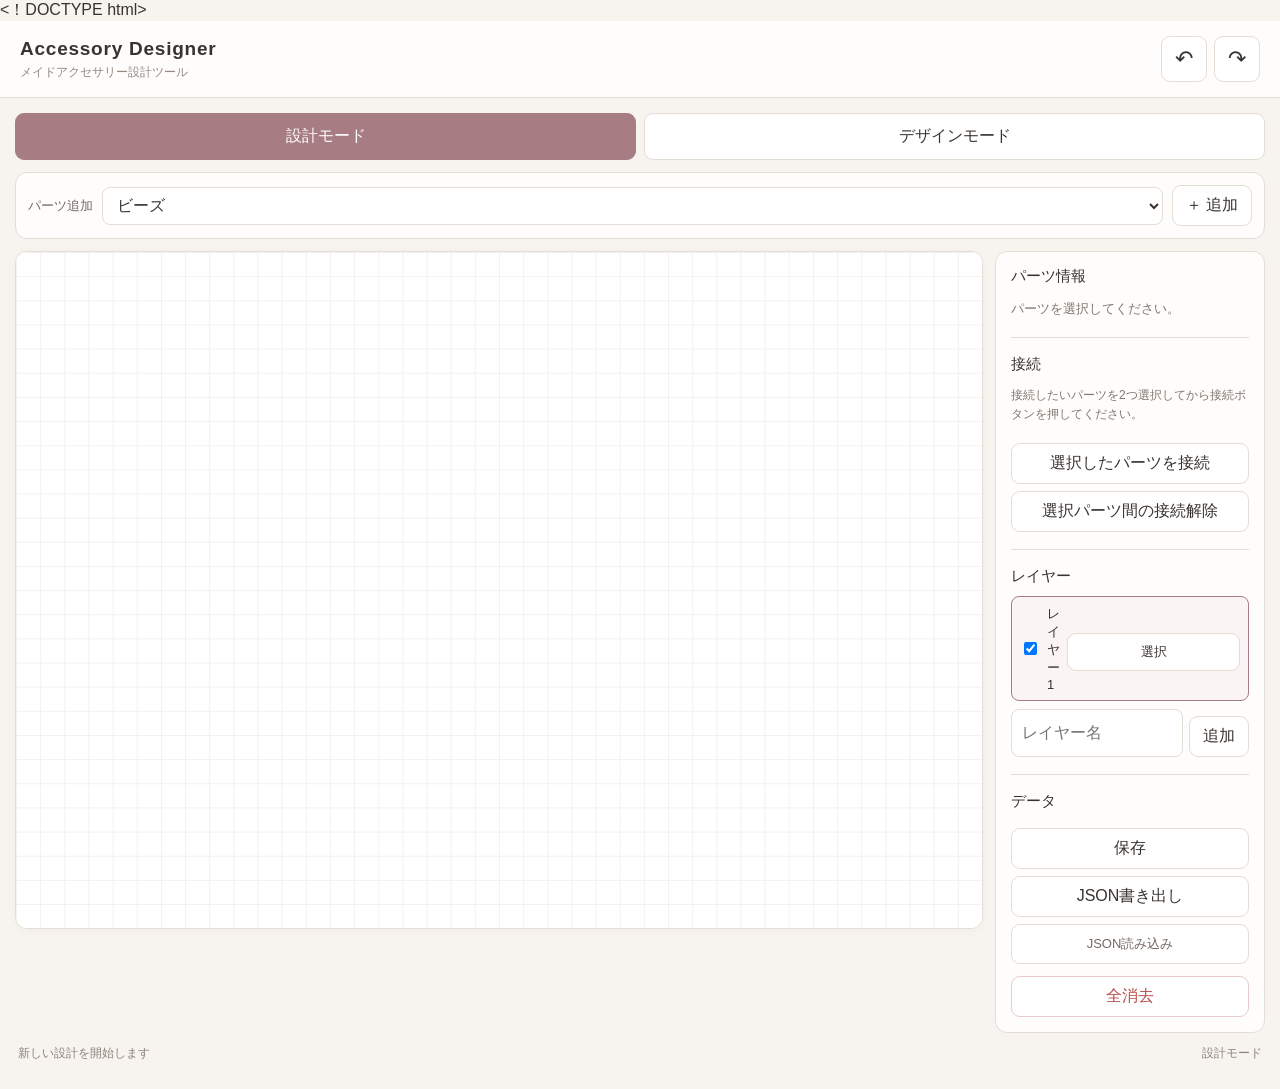
<file: index.html>
<！DOCTYPE html>

<html lang="ja">

<head>

  <meta charset="UTF-8">

  <meta name="viewport" content="width=device-width, initial-scale=1.0, viewport-fit=cover">

  <meta name="theme-color" content="#f7f4f0">

  <title>メイドアクセサリー設計</title>

  <link rel="stylesheet" href="src/styles.css">

</head>

<body>

  <header class="app-header">

    <div>

      <h1>Accessory Designer</h1>

      <p>メイドアクセサリー設計ツール</p>

    </div>

    <div class="header-actions">

      <button id="undoBtn" type="button" title="元に戻す">↶</button>

      <button id="redoBtn" type="button" title="やり直す">↷</button>

    </div>

  </header>

  <main>

    <nav class="mode-switch">

      <button id="designModeBtn" class="active" type="button">設計モード</button>

      <button id="freeModeBtn" type="button">デザインモード</button>

    </nav>

    <section class="toolbar">

      <div class="toolbar-group">

        <label for="partType">パーツ追加</label>

        <select id="partType">

          <option value="bead">ビーズ</option>

          <option value="pearl">パール</option>

          <option value="jumpRing">丸カン</option>

          <option value="pin">丸ピン</option>

          <option value="tPin">Tピン</option>

          <option value="ninePin">9ピン</option>

          <option value="chain">チェーン</option>

          <option value="charm">チャーム</option>

          <option value="other">その他金具</option>

        </select>

        <button id="addPartBtn" type="button">＋ 追加</button>

      </div>

    </section>

    <section class="workspace">

      <div class="canvas-wrap">

        <svg id="canvas"

             viewBox="0 0 1000 700"

             xmlns="http://www.w3.org/2000/svg"

             aria-label="アクセサリー設計キャンバス">

          <defs>

            <pattern id="gridPattern" width="25" height="25"

                     patternUnits="userSpaceOnUse">

              <path d="M 25 0 L 0 0 0 25"

                    fill="none" stroke="#e9e4de" stroke-width="1"/>

            </pattern>

          </defs>

          <rect width="1000" height="700" fill="#fff"/>

          <rect width="1000" height="700" fill="url(#gridPattern)"/>

          <g id="connectionLayer"></g>

          <g id="partLayer"></g>

        </svg>

      </div>

      <aside class="side-panel">

        <h2>パーツ情報</h2>

        <p id="selectionMessage">パーツを選択してください。</p>

        <div id="partEditor" hidden>

          <label for="partName">名前</label>

          <input id="partName" type="text">

          <label for="physicalWidth">実寸・幅（mm）</label>

          <input id="physicalWidth" type="number" min="0.1" step="0.1">

          <label for="physicalHeight">実寸・高さ（mm）</label>

          <input id="physicalHeight" type="number" min="0.1" step="0.1">

          <label for="displayScale">表示倍率</label>

          <input id="displayScale" type="number" min="0.1" max="10" step="0.1">

          <label for="partColor">色</label>

          <input id="partColor" type="color">

          <button id="applyPartBtn" type="button">変更を適用</button>

          <button id="duplicateBtn" type="button">複製</button>

          <button id="deleteBtn" class="danger" type="button">削除</button>

        </div>

        <hr>

        <h2>接続</h2>

        <p class="help">

          接続したいパーツを2つ選択してから接続ボタンを押してください。

        </p>

        <button id="connectBtn" type="button">選択したパーツを接続</button>

        <button id="disconnectBtn" type="button">選択パーツ間の接続解除</button>

        <hr>

        <h2>レイヤー</h2>

        <div id="layerList"></div>

        <div class="layer-actions">

          <input id="newLayerName" type="text" placeholder="レイヤー名">

          <button id="addLayerBtn" type="button">追加</button>

        </div>

        <hr>

        <h2>データ</h2>

        <button id="saveBtn" type="button">保存</button>

        <button id="exportBtn" type="button">JSON書き出し</button>

        <label class="file-label">

          JSON読み込み

          <input id="importFile" type="file" accept=".json,application/json">

        </label>

        <button id="resetBtn" class="danger" type="button">全消去</button>

      </aside>

    </section>

    <footer class="app-footer">

      <span id="statusMessage">準備完了</span>

      <span id="modeMessage">設計モード</span>

    </footer>

  </main>

  <script src="src/app.js"></script>

</body>

</html>
</file>
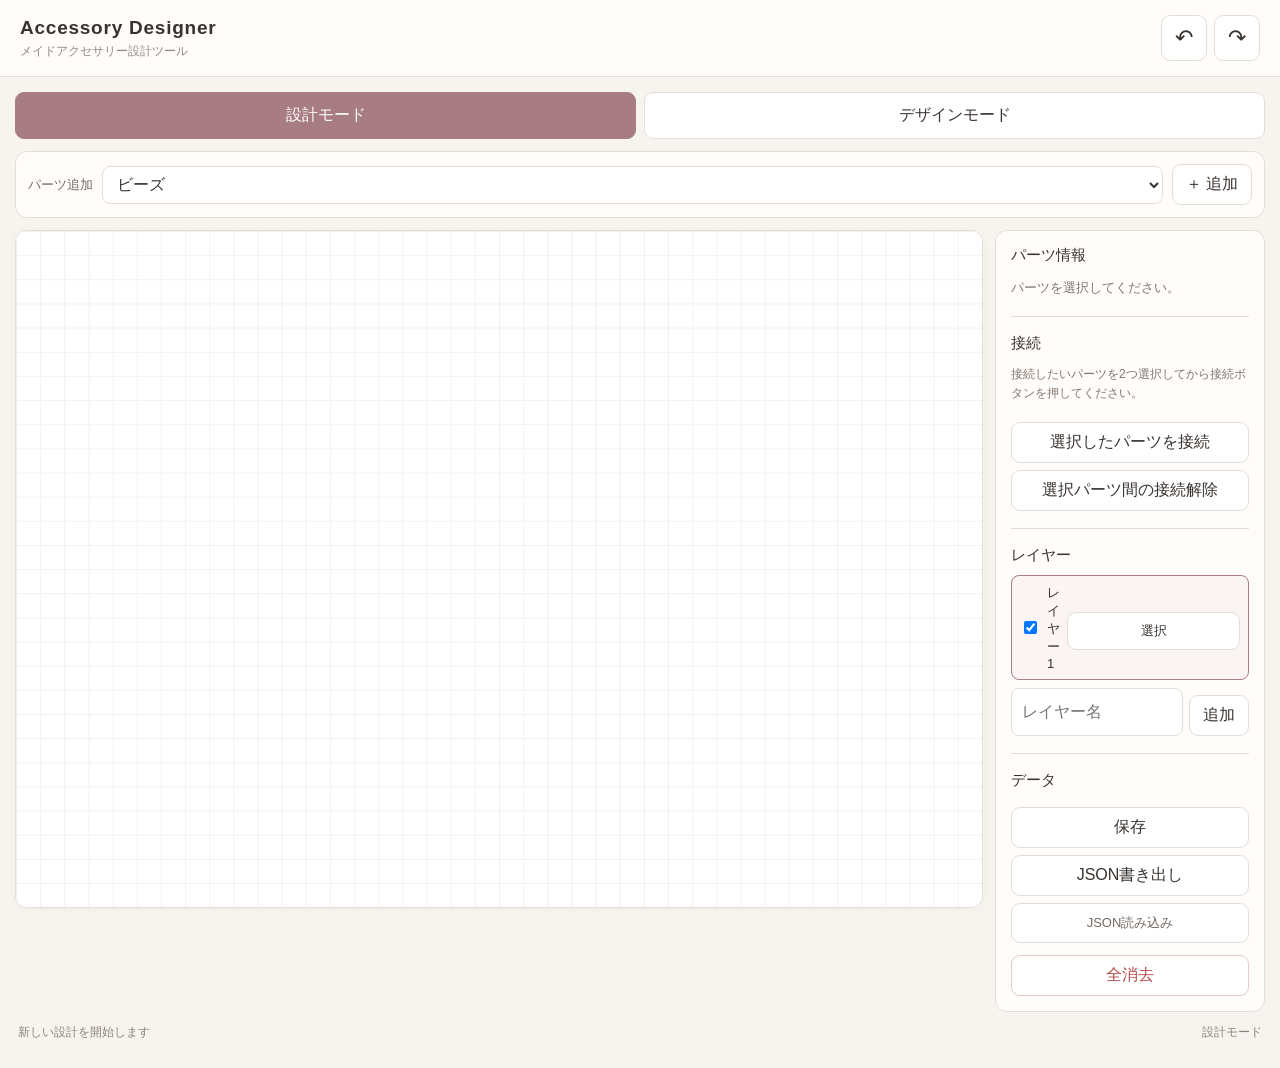
<file: src/index.html>
<!DOCTYPE html>
<html lang="ja">
<head>
  <meta charset="UTF-8">
  <meta name="viewport" content="width=device-width, initial-scale=1.0, viewport-fit=cover">
  <meta name="theme-color" content="#f7f4f0">
  <title>メイドアクセサリー設計</title>
  <link rel="stylesheet" href="styles.css">
</head>
<body>
  <header class="app-header">
    <div>
      <h1>Accessory Designer</h1>
      <p>メイドアクセサリー設計ツール</p>
    </div>
    <div class="header-actions">
      <button id="undoBtn" type="button" title="元に戻す">↶</button>
      <button id="redoBtn" type="button" title="やり直す">↷</button>
    </div>
  </header>

  <main>
    <nav class="mode-switch">
      <button id="designModeBtn" class="active" type="button">設計モード</button>
      <button id="freeModeBtn" type="button">デザインモード</button>
    </nav>

    <section class="toolbar">
      <div class="toolbar-group">
        <label for="partType">パーツ追加</label>
        <select id="partType">
          <option value="bead">ビーズ</option>
          <option value="pearl">パール</option>
          <option value="jumpRing">丸カン</option>
          <option value="pin">丸ピン</option>
          <option value="tPin">Tピン</option>
          <option value="ninePin">9ピン</option>
          <option value="chain">チェーン</option>
          <option value="charm">チャーム</option>
          <option value="other">その他金具</option>
        </select>
        <button id="addPartBtn" type="button">＋ 追加</button>
      </div>
    </section>

    <section class="workspace">
      <div class="canvas-wrap">
        <svg id="canvas"
             viewBox="0 0 1000 700"
             xmlns="http://www.w3.org/2000/svg"
             aria-label="アクセサリー設計キャンバス">
          <defs>
            <pattern id="gridPattern" width="25" height="25"
                     patternUnits="userSpaceOnUse">
              <path d="M 25 0 L 0 0 0 25"
                    fill="none" stroke="#e9e4de" stroke-width="1"/>
            </pattern>
          </defs>
          <rect width="1000" height="700" fill="#fff"/>
          <rect width="1000" height="700" fill="url(#gridPattern)"/>
          <g id="connectionLayer"></g>
          <g id="partLayer"></g>
        </svg>
      </div>

      <aside class="side-panel">
        <h2>パーツ情報</h2>
        <p id="selectionMessage">パーツを選択してください。</p>

        <div id="partEditor" hidden>
          <label for="partName">名前</label>
          <input id="partName" type="text">

          <label for="physicalWidth">実寸・幅（mm）</label>
          <input id="physicalWidth" type="number" min="0.1" step="0.1">

          <label for="physicalHeight">実寸・高さ（mm）</label>
          <input id="physicalHeight" type="number" min="0.1" step="0.1">

          <label for="displayScale">表示倍率</label>
          <input id="displayScale" type="number" min="0.1" max="10" step="0.1">

          <label for="partColor">色</label>
          <input id="partColor" type="color">

          <button id="applyPartBtn" type="button">変更を適用</button>
          <button id="duplicateBtn" type="button">複製</button>
          <button id="deleteBtn" class="danger" type="button">削除</button>
        </div>

        <hr>

        <h2>接続</h2>
        <p class="help">
          接続したいパーツを2つ選択してから接続ボタンを押してください。
        </p>
        <button id="connectBtn" type="button">選択したパーツを接続</button>
        <button id="disconnectBtn" type="button">選択パーツ間の接続解除</button>

        <hr>

        <h2>レイヤー</h2>
        <div id="layerList"></div>
        <div class="layer-actions">
          <input id="newLayerName" type="text" placeholder="レイヤー名">
          <button id="addLayerBtn" type="button">追加</button>
        </div>

        <hr>

        <h2>データ</h2>
        <button id="saveBtn" type="button">保存</button>
        <button id="exportBtn" type="button">JSON書き出し</button>
        <label class="file-label">
          JSON読み込み
          <input id="importFile" type="file" accept=".json,application/json">
        </label>
        <button id="resetBtn" class="danger" type="button">全消去</button>
      </aside>
    </section>

    <footer class="app-footer">
      <span id="statusMessage">準備完了</span>
      <span id="modeMessage">設計モード</span>
    </footer>
  </main>

  <script src="app.js"></script>
</body>
</html>
</file>
<file: src/styles.css>
:root {
  font-family: -apple-system, BlinkMacSystemFont, "Segoe UI",
    "Noto Sans JP", sans-serif;
  color: #39332f;
  background: #f7f4f0;
  font-synthesis: none;
  --accent: #a77c83;
  --accent-dark: #805b63;
  --border: #e4ddd6;
  --panel: #fffdfb;
  --danger: #b94d4d;
}

* {
  box-sizing: border-box;
}

body {
  margin: 0;
  min-height: 100vh;
  background: #f7f4f0;
}

button,
input,
select {
  font: inherit;
}

button {
  border: 1px solid var(--border);
  border-radius: 9px;
  padding: 9px 13px;
  background: white;
  color: inherit;
  cursor: pointer;
  transition: background 0.15s, border-color 0.15s;
}

button:hover {
  border-color: var(--accent);
  background: #faf3f3;
}

button:active {
  transform: translateY(1px);
}

button.active {
  background: var(--accent);
  border-color: var(--accent);
  color: white;
}

button.danger {
  color: var(--danger);
  border-color: #e8caca;
}

input,
select {
  width: 100%;
  min-height: 38px;
  border: 1px solid var(--border);
  border-radius: 8px;
  padding: 7px 10px;
  background: white;
  color: inherit;
}

input:focus,
select:focus {
  outline: 2px solid #d8b9bf;
  border-color: var(--accent);
}

input[type="color"] {
  padding: 3px;
  min-height: 38px;
}

input[type="file"] {
  display: none;
}

label {
  display: block;
  margin: 12px 0 5px;
  font-size: 13px;
  color: #746963;
}

.app-header {
  display: flex;
  justify-content: space-between;
  align-items: center;
  padding: 15px 20px;
  background: var(--panel);
  border-bottom: 1px solid var(--border);
}

.app-header h1 {
  margin: 0;
  font-size: 19px;
  letter-spacing: 0.04em;
}

.app-header p {
  margin: 4px 0 0;
  color: #938780;
  font-size: 12px;
}

.header-actions {
  display: flex;
  gap: 7px;
}

.header-actions button {
  min-width: 42px;
  font-size: 22px;
}

main {
  width: 100%;
  max-width: 1500px;
  margin: auto;
  padding: 15px;
}

.mode-switch {
  display: flex;
  gap: 8px;
  margin-bottom: 12px;
}

.mode-switch button {
  flex: 1;
  padding: 12px;
  font-weight: 600;
}

.toolbar {
  padding: 12px;
  margin-bottom: 12px;
  background: var(--panel);
  border: 1px solid var(--border);
  border-radius: 12px;
}

.toolbar-group {
  display: flex;
  align-items: center;
  gap: 9px;
}

.toolbar-group label {
  margin: 0;
  white-space: nowrap;
}

.toolbar-group select {
  flex: 1;
  min-width: 0;
}

.workspace {
  display: grid;
  grid-template-columns: minmax(0, 1fr) 270px;
  gap: 12px;
  align-items: start;
}

.canvas-wrap {
  min-width: 0;
  overflow: hidden;
  border: 1px solid var(--border);
  border-radius: 12px;
  background: white;
  box-shadow: 0 2px 8px #00000008;
}

#canvas {
  display: block;
  width: 100%;
  height: auto;
  touch-action: none;
  user-select: none;
}

#canvas .part {
  cursor: grab;
}

#canvas .part:active {
  cursor: grabbing;
}

#canvas .part.selected {
  stroke: var(--accent-dark);
  stroke-width: 5;
}

#canvas .connection {
  stroke: #9d8585;
  stroke-width: 4;
  fill: none;
  pointer-events: none;
}

.side-panel {
  padding: 15px;
  background: var(--panel);
  border: 1px solid var(--border);
  border-radius: 12px;
}

.side-panel h2 {
  margin: 0 0 10px;
  font-size: 15px;
}

.side-panel p {
  font-size: 13px;
  line-height: 1.6;
  color: #82766e;
}

.side-panel button {
  width: 100%;
  margin-top: 7px;
}

.side-panel hr {
  border: none;
  border-top: 1px solid var(--border);
  margin: 17px 0;
}

.help {
  font-size: 12px !important;
}

#partEditor[hidden] {
  display: none;
}

.layer-item {
  display: flex;
  align-items: center;
  gap: 7px;
  margin: 7px 0;
  padding: 8px;
  border: 1px solid var(--border);
  border-radius: 8px;
  font-size: 13px;
}

.layer-item.active {
  border-color: var(--accent);
  background: #fbf4f5;
}

.layer-item input {
  width: auto;
  min-height: auto;
}

.layer-item span {
  flex: 1;
}

.layer-actions {
  display: flex;
  gap: 6px;
  margin-top: 8px;
}

.layer-actions input {
  min-width: 0;
  flex: 1;
}

.layer-actions button {
  width: auto;
  white-space: nowrap;
}

.file-label {
  display: block;
  text-align: center;
  padding: 10px;
  margin-top: 7px;
  border: 1px solid var(--border);
  border-radius: 9px;
  background: white;
  cursor: pointer;
}

.app-footer {
  display: flex;
  justify-content: space-between;
  gap: 10px;
  padding: 12px 3px;
  color: #8d817a;
  font-size: 12px;
}

@media (max-width: 760px) {
  main {
    padding: 9px;
  }

  .workspace {
    grid-template-columns: 1fr;
  }

  .side-panel {
    width: 100%;
  }

  .toolbar-group {
    flex-wrap: wrap;
  }

  .toolbar-group label {
    width: 100%;
  }

  .toolbar-group select {
    flex: 1;
  }

  .app-header {
    padding: 12px;
  }
}

@media (max-width: 380px) {
  .app-header h1 {
    font-size: 16px;
  }

  .mode-switch button {
    font-size: 12px;
    padding: 10px 5px;
  }
}
</file>
